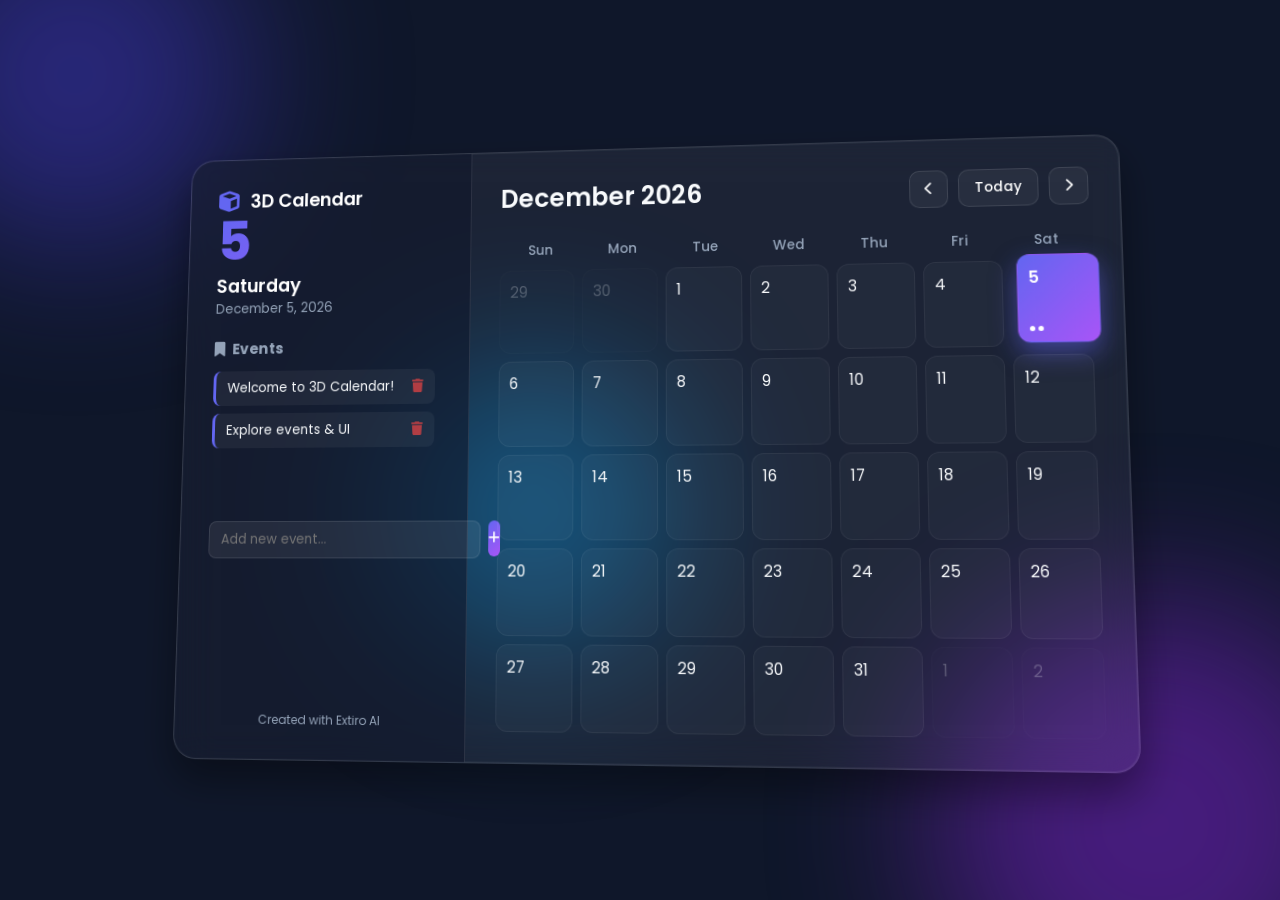
<file: assets/web/index.html>
<!DOCTYPE html>
<html lang="en">
<head>
    <meta charset="UTF-8">
    <meta name="viewport" content="width=device-width, initial-scale=1.0">
    <title>3D Calendar App - Extiro AI</title>
    <link rel="stylesheet" href="style.css">
    <link href="https://fonts.googleapis.com/css2?family=Poppins:wght@300;400;500;600;700&display=swap" rel="stylesheet">
    <link rel="stylesheet" href="https://cdnjs.cloudflare.com/ajax/libs/font-awesome/6.4.0/css/all.min.css">
</head>
<body>
    <div class="bg-shapes">
        <div class="shape shape-1"></div>
        <div class="shape shape-2"></div>
        <div class="shape shape-3"></div>
    </div>

    <div class="calendar-container">
        <!-- Sidebar / Event Panel -->
        <div class="sidebar">
            <div class="logo">
                <i class="fa-solid fa-cube"></i>
                <span>3D Calendar</span>
            </div>
            <div class="current-date-display">
                <h2 id="sidebar-day">12</h2>
                <p id="sidebar-weekday">Monday</p>
                <p id="sidebar-date-full">October 12, 2023</p>
            </div>
            
            <div class="events-section">
                <h3><i class="fa-solid fa-bookmark"></i> Events</h3>
                <div id="events-list" class="events-list">
                    <!-- Dynamic events -->
                </div>
                <div class="add-event-form">
                    <input type="text" id="event-input" placeholder="Add new event...">
                    <button id="add-event-btn"><i class="fa-solid fa-plus"></i></button>
                </div>
            </div>

            <div class="creator-tag">
                Created with Extiro AI
            </div>
        </div>

        <!-- Main 3D Calendar View -->
        <div class="main-calendar">
            <header class="calendar-header">
                <div class="month-year">
                    <h1 id="month-year-display">October 2023</h1>
                </div>
                <div class="calendar-nav">
                    <button id="prev-btn" class="nav-btn"><i class="fa-solid fa-chevron-left"></i></button>
                    <button id="today-btn" class="nav-btn today">Today</button>
                    <button id="next-btn" class="nav-btn"><i class="fa-solid fa-chevron-right"></i></button>
                </div>
            </header>

            <div class="weekdays-grid">
                <span>Sun</span><span>Mon</span><span>Tue</span><span>Wed</span><span>Thu</span><span>Fri</span><span>Sat</span>
            </div>

            <div class="days-grid-wrapper">
                <div id="days-grid" class="days-grid">
                    <!-- Dynamic calendar days -->
                </div>
            </div>
        </div>
    </div>

    <script src="script.js"></script>
</body>
</html>
</file>
<file: assets/web/style.css>
* {
    margin: 0;
    padding: 0;
    box-sizing: border-box;
    font-family: 'Poppins', sans-serif;
}

:root {
    --primary: #6366f1;
    --primary-gradient: linear-gradient(135deg, #6366f1 0%, #a855f7 100%);
    --bg-glass: rgba(255, 255, 255, 0.05);
    --border-glass: rgba(255, 255, 255, 0.1);
    --text-color: #f8fafc;
    --text-muted: #94a3b8;
    --shadow: 0 20px 40px rgba(0, 0, 0, 0.4);
}

body {
    background-color: #0f172a;
    color: var(--text-color);
    min-height: 100vh;
    display: flex;
    justify-content: center;
    align-items: center;
    overflow: hidden;
    perspective: 1200px;
}

/* Background Glowing 3D Shapes */
.bg-shapes {
    position: absolute;
    width: 100%;
    height: 100%;
    overflow: hidden;
    z-index: -1;
}

.shape {
    position: absolute;
    filter: blur(80px);
    opacity: 0.5;
    border-radius: 50%;
    animation: float 10s infinite alternate ease-in-out;
}

.shape-1 {
    width: 350px;
    height: 350px;
    background: #4338ca;
    top: -100px;
    left: -100px;
}

.shape-2 {
    width: 450px;
    height: 450px;
    background: #7e22ce;
    bottom: -150px;
    right: -100px;
    animation-delay: -3s;
}

.shape-3 {
    width: 300px;
    height: 300px;
    background: #0284c7;
    top: 40%;
    left: 30%;
    animation-delay: -6s;
}

@keyframes float {
    0% { transform: translateY(0) scale(1) rotate(0deg); }
    100% { transform: translateY(-50px) scale(1.1) rotate(15deg); }
}

/* Main Container */
.calendar-container {
    display: flex;
    width: 950px;
    height: 620px;
    background: var(--bg-glass);
    backdrop-filter: blur(20px);
    -webkit-backdrop-filter: blur(20px);
    border: 1px solid var(--border-glass);
    border-radius: 24px;
    box-shadow: var(--shadow), 0 0 0 1px rgba(255, 255, 255, 0.05) inset;
    transform-style: preserve-3d;
    transform: rotateX(5deg) rotateY(-5deg);
    transition: transform 0.5s cubic-bezier(0.2, 0.8, 0.2, 1);
    overflow: hidden;
}

.calendar-container:hover {
    transform: rotateX(0deg) rotateY(0deg);
}

/* Sidebar */
.sidebar {
    width: 300px;
    background: rgba(15, 23, 42, 0.6);
    border-right: 1px solid var(--border-glass);
    padding: 30px;
    display: flex;
    flex-direction: column;
    justify-content: space-between;
}

.logo {
    display: flex;
    align-items: center;
    gap: 12px;
    font-size: 1.2rem;
    font-weight: 600;
    color: #fff;
}

.logo i {
    color: var(--primary);
    font-size: 1.4rem;
}

.current-date-display h2 {
    font-size: 3.5rem;
    font-weight: 700;
    background: var(--primary-gradient);
    -webkit-background-clip: text;
    -webkit-text-fill-color: transparent;
    line-height: 1;
    margin-bottom: 5px;
}

.current-date-display #sidebar-weekday {
    font-size: 1.2rem;
    font-weight: 600;
    color: #fff;
}

.current-date-display #sidebar-date-full {
    font-size: 0.85rem;
    color: var(--text-muted);
}

.events-section {
    margin-top: 20px;
    flex-grow: 1;
    display: flex;
    flex-direction: column;
}

.events-section h3 {
    font-size: 0.95rem;
    margin-bottom: 12px;
    color: var(--text-muted);
    display: flex;
    align-items: center;
    gap: 8px;
}

.events-list {
    flex-grow: 1;
    overflow-y: auto;
    max-height: 140px;
    margin-bottom: 15px;
    padding-right: 5px;
}

.events-list::-webkit-scrollbar {
    width: 4px;
}

.events-list::-webkit-scrollbar-thumb {
    background: rgba(255, 255, 255, 0.2);
    border-radius: 4px;
}

.event-item {
    background: rgba(255, 255, 255, 0.05);
    padding: 8px 12px;
    border-radius: 8px;
    font-size: 0.85rem;
    margin-bottom: 8px;
    display: flex;
    justify-content: space-between;
    align-items: center;
    border-left: 3px solid var(--primary);
    animation: slideIn 0.3s ease;
}

@keyframes slideIn {
    from { opacity: 0; transform: translateX(-10px); }
    to { opacity: 1; transform: translateX(0); }
}

.event-item .delete-event {
    color: #ef4444;
    cursor: pointer;
    opacity: 0.7;
    transition: opacity 0.2s;
}

.event-item .delete-event:hover {
    opacity: 1;
}

.add-event-form {
    display: flex;
    gap: 8px;
}

.add-event-form input {
    flex-grow: 1;
    background: rgba(255, 255, 255, 0.07);
    border: 1px solid var(--border-glass);
    border-radius: 8px;
    padding: 8px 12px;
    color: #fff;
    font-size: 0.85krem;
    outline: none;
    transition: border-color 0.2s;
}

.add-event-form input:focus {
    border-color: var(--primary);
}

.add-event-form button {
    background: var(--primary-gradient);
    border: none;
    border-radius: 8px;
    width: 36px;
    height: 36px;
    color: #fff;
    cursor: pointer;
    display: flex;
    align-items: center;
    justify-content: center;
    transition: transform 0.2s, box-shadow 0.2s;
}

.add-event-form button:hover {
    transform: scale(1.05);
    box-shadow: 0 0 15px rgba(99, 102, 241, 0.5);
}

.creator-tag {
    font-size: 0.75rem;
    color: var(--text-muted);
    text-align: center;
    margin-top: 10px;
}

/* Main Calendar Area */
.main-calendar {
    flex-grow: 1;
    padding: 30px;
    display: flex;
    flex-direction: column;
}

.calendar-header {
    display: flex;
    justify-content: space-between;
    align-items: center;
    margin-bottom: 25px;
}

.month-year h1 {
    font-size: 1.6rem;
    font-weight: 600;
}

.calendar-nav {
    display: flex;
    gap: 10px;
    align-items: center;
}

.nav-btn {
    background: rgba(255, 255, 255, 0.05);
    border: 1px solid var(--border-glass);
    color: #fff;
    width: 38px;
    height: 38px;
    border-radius: 10px;
    cursor: pointer;
    display: flex;
    align-items: center;
    justify-content: center;
    transition: all 0.2s;
}

.nav-btn.today {
    width: auto;
    padding: 0 15px;
    font-size: 0.85rem;
    font-weight: 500;
}

.nav-btn:hover {
    background: rgba(255, 255, 255, 0.15);
    transform: translateY(-2px);
}

.weekdays-grid {
    display: grid;
    grid-template-columns: repeat(7, 1fr);
    text-align: center;
    font-weight: 500;
    color: var(--text-muted);
    font-size: 0.85rem;
    margin-bottom: 10px;
}

.days-grid-wrapper {
    flex-grow: 1;
    display: flex;
    flex-direction: column;
}

.days-grid {
    display: grid;
    grid-template-columns: repeat(7, 1fr);
    grid-auto-rows: 1fr;
    gap: 8px;
    flex-grow: 1;
    perspective: 1000px;
}

/* 3D Calendar Day Tiles */
.day-tile {
    background: rgba(255, 255, 255, 0.03);
    border: 1px solid rgba(255, 255, 255, 0.05);
    border-radius: 12px;
    display: flex;
    flex-direction: column;
    justify-content: space-between;
    padding: 10px;
    cursor: pointer;
    transition: all 0.3s cubic-bezier(0.2, 0.8, 0.2, 1);
    transform-style: preserve-3d;
    transform: translateZ(0);
    position: relative;
}

.day-tile:hover {
    background: rgba(255, 255, 255, 0.08);
    border-color: rgba(255, 255, 255, 0.2);
    transform: translateZ(15px) scale(1.03);
    box-shadow: 0 10px 20px rgba(0, 0, 0, 0.3);
    z-index: 2;
}

.day-tile.inactive {
    opacity: 0.25;
    pointer-events: none;
}

.day-tile.selected {
    background: rgba(99, 102, 241, 0.15);
    border-color: var(--primary);
    transform: translateZ(20px);
    box-shadow: 0 0 20px rgba(99, 102, 241, 0.3);
}

.day-tile.today {
    background: var(--primary-gradient);
    border-color: transparent;
    color: #fff;
    font-weight: 600;
    transform: translateZ(25px);
    box-shadow: 0 10px 25px rgba(99, 102, 241, 0.5);
}

.day-number {
    font-size: 0.95rem;
}

.day-indicators {
    display: flex;
    gap: 3px;
    flex-wrap: wrap;
}

.indicator-dot {
    width: 5px;
    height: 5px;
    background-color: var(--primary);
    border-radius: 50%;
}

.day-tile.today .indicator-dot {
    background-color: #fff;
}

/* Responsive Design */
@media (max-width: 900px) {
    .calendar-container {
        flex-direction: column;
        width: 95vw;
        height: auto;
        max-height: 95vh;
        transform: none !important;
        overflow-y: auto;
    }
    .sidebar {
        width: 100%;
        padding: 20px;
    }
    .main-calendar {
        padding: 20px;
    }
    body {
        overflow: auto;
        padding: 20px 0;
    }
}
</file>
